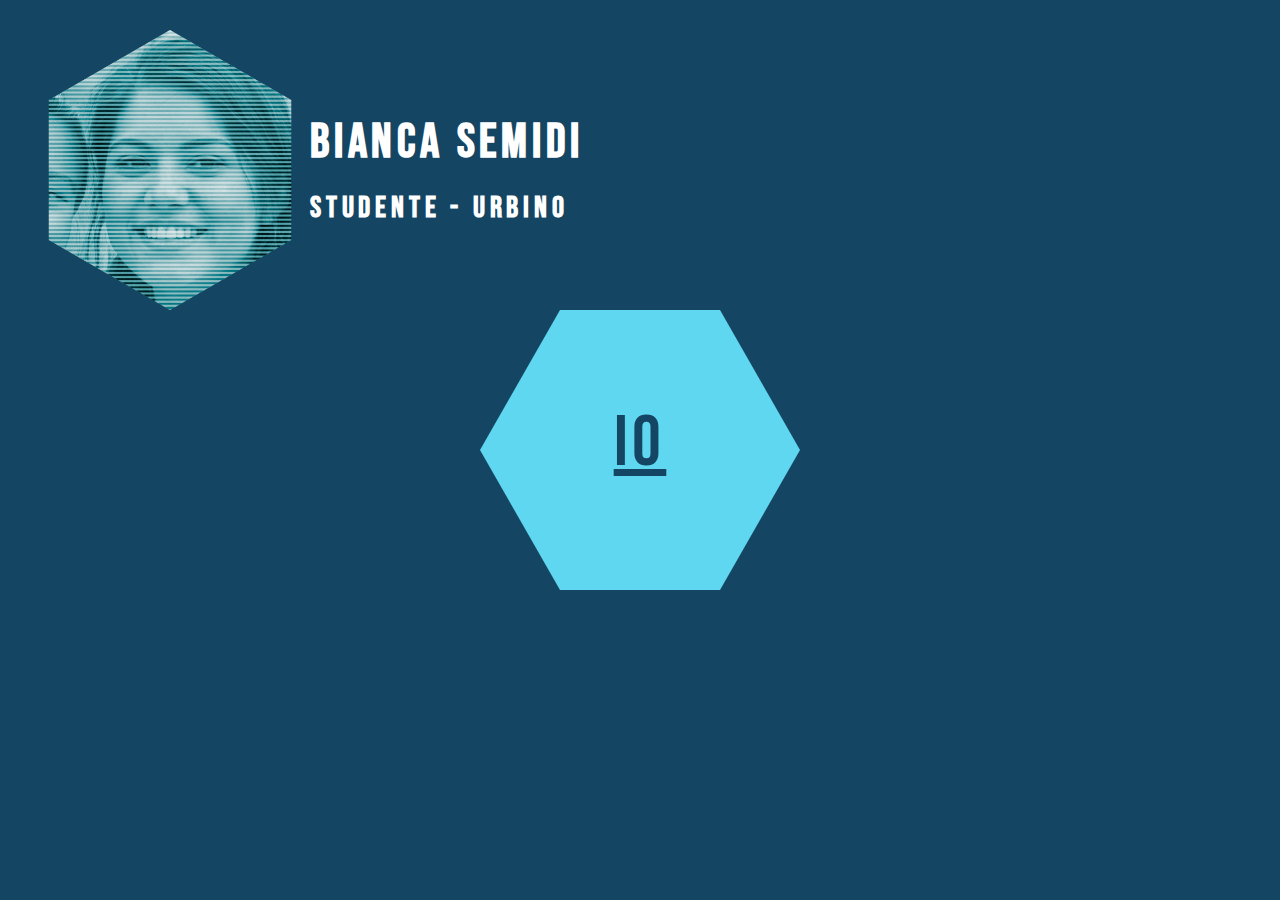
<file: index.html>
<!DOCTYPE html>
<html>

<head>
    <title>Bianca Home</title>
    <link rel="stylesheet" href="style.css">
</head>

<body>
    <div class="account">
        <img class="profile"src="images/proPic_bianca.png">
        <div class="text">
            <p><h1>Bianca Semidi</h1><br>
            <h2>studente - Urbino</h2></p>
        </div>
    </div>
    <div class="container" onclick="expand()">
        <div class="toggle" id="toggle">
            <div class="text"><a href="#">IO</a></div>
        </div>
        <div class="menu" id="menu">
            <div class="item">
                <div class="text">
                    <a href="family.html">FAMIGLIA</a>
                </div>
            </div>
            <div class="item">
                <div class="text">
                    <a href="friends.html">AMICI</a>
                </div>
            </div>
            <div class="item" id="natale">
                <div class="text">
                    <a href="christmass.html">NATALE</a>
                </div>
            </div>
            <div class="item">
                <div class="text">
                    <a href="school.html">SCUOLA</a>
                </div>
            </div>
            <div class="item">
                <div class="text">
                    <a href="#">V-GAMES</a>
                </div>
            </div>
            <div class="item">
                <div class="text">
                    <a href="urbinoCalcio.html">L.M.V URBINO CALCIO</a>
                </div>
            </div>
    </div>
</body>

<script type="text/javascript">
    var j = 0;
    var i = document.getElementById("menu").childNodes;
    function expand() {
        if (j == 0) {
            document.getElementById("menu").style.transform='scale(1)';
            i[1].style.transform = 'translateY(-320px)';
            i[3].style.transform = 'translate(280px, -160px)';
            i[5].style.transform = 'translate(280px, 160px)';
            i[7].style.transform = 'translateY(320px)';
            //i[9].style.transform = 'translate(-280px, 160px)';
            i[11].style.transform = 'translate(-280px, -160px)';
            j = 1;
        } else{
            document.getElementById("menu").style.transform='scale(0.9)';
            i[1].style.transform = 'translateY(0)';
            i[3].style.transform = 'translate(0)';
            i[5].style.transform = 'translate(0)';
            i[7].style.transform = 'translateY(0)';
            i[9].style.transform = 'translate(0)';
            i[11].style.transform = 'translate(0)';
            j = 0;
        }
    }
</script>

</html>
</file>
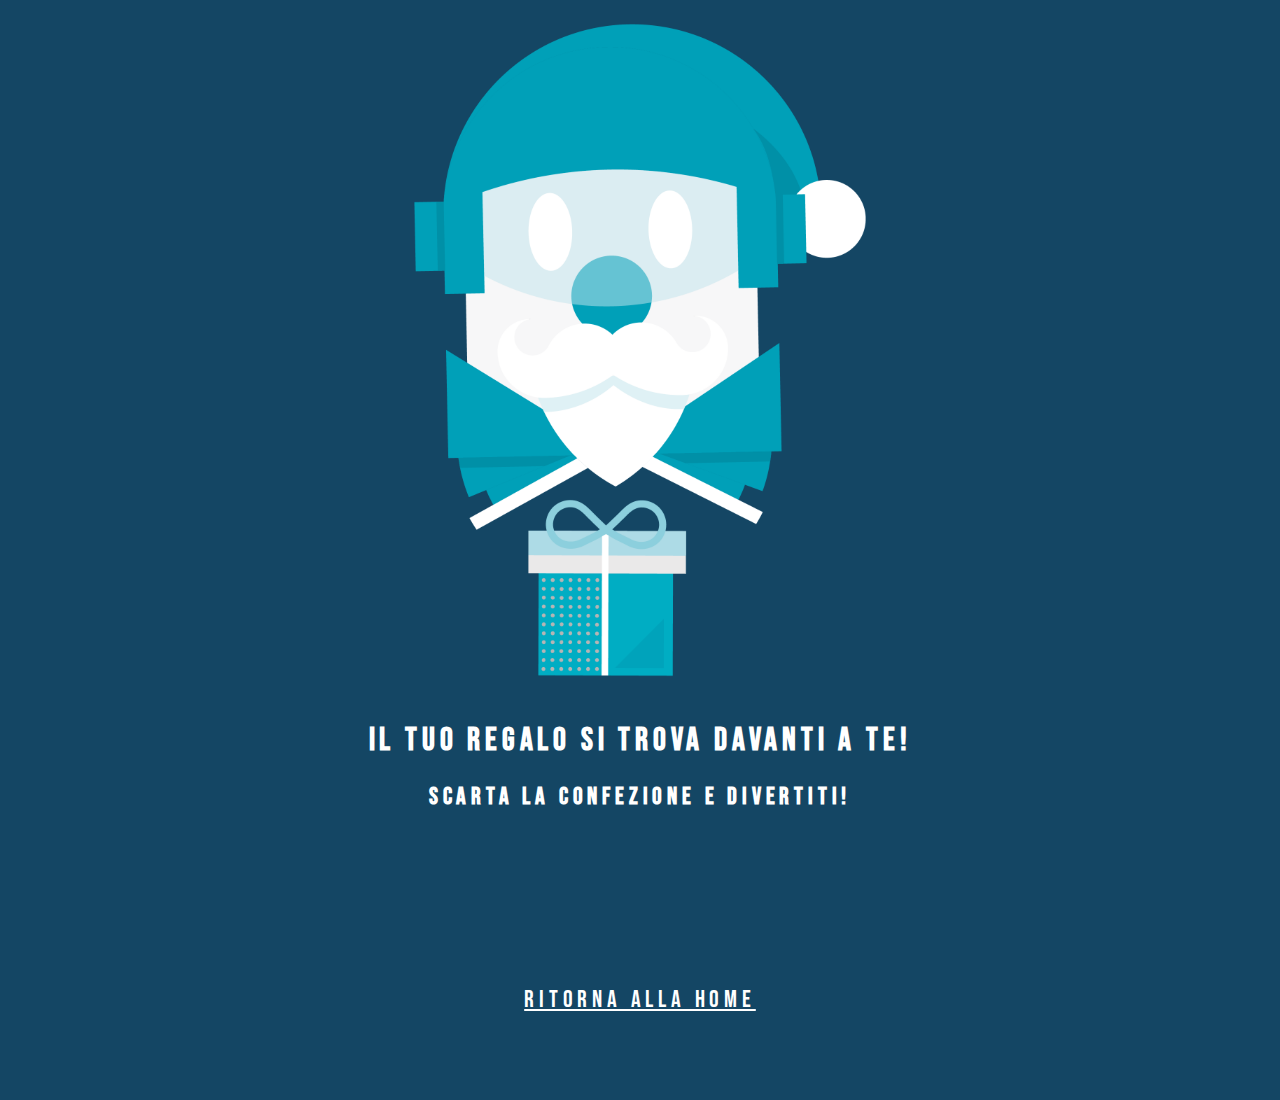
<file: christmass.html>
<!DOCTYPE html>
<html>

<head>
    <title>Bianca Famiglia</title>
    <link rel="stylesheet" href="christmassStyle.css">
</head>
<body>
    <div class="container">
        <div class ="santabot"></div>
        <div class = "text">
            <h1>Il tuo regalo si trova davanti a te!</h1>
            <h2>Scarta la confezione e divertiti!</h2>
        </div>
    </div>
    <div class = "homeBtn">
        <a href="index.html">RITORNA ALLA HOME</a>
     </div>
</body>
</html>
</file>
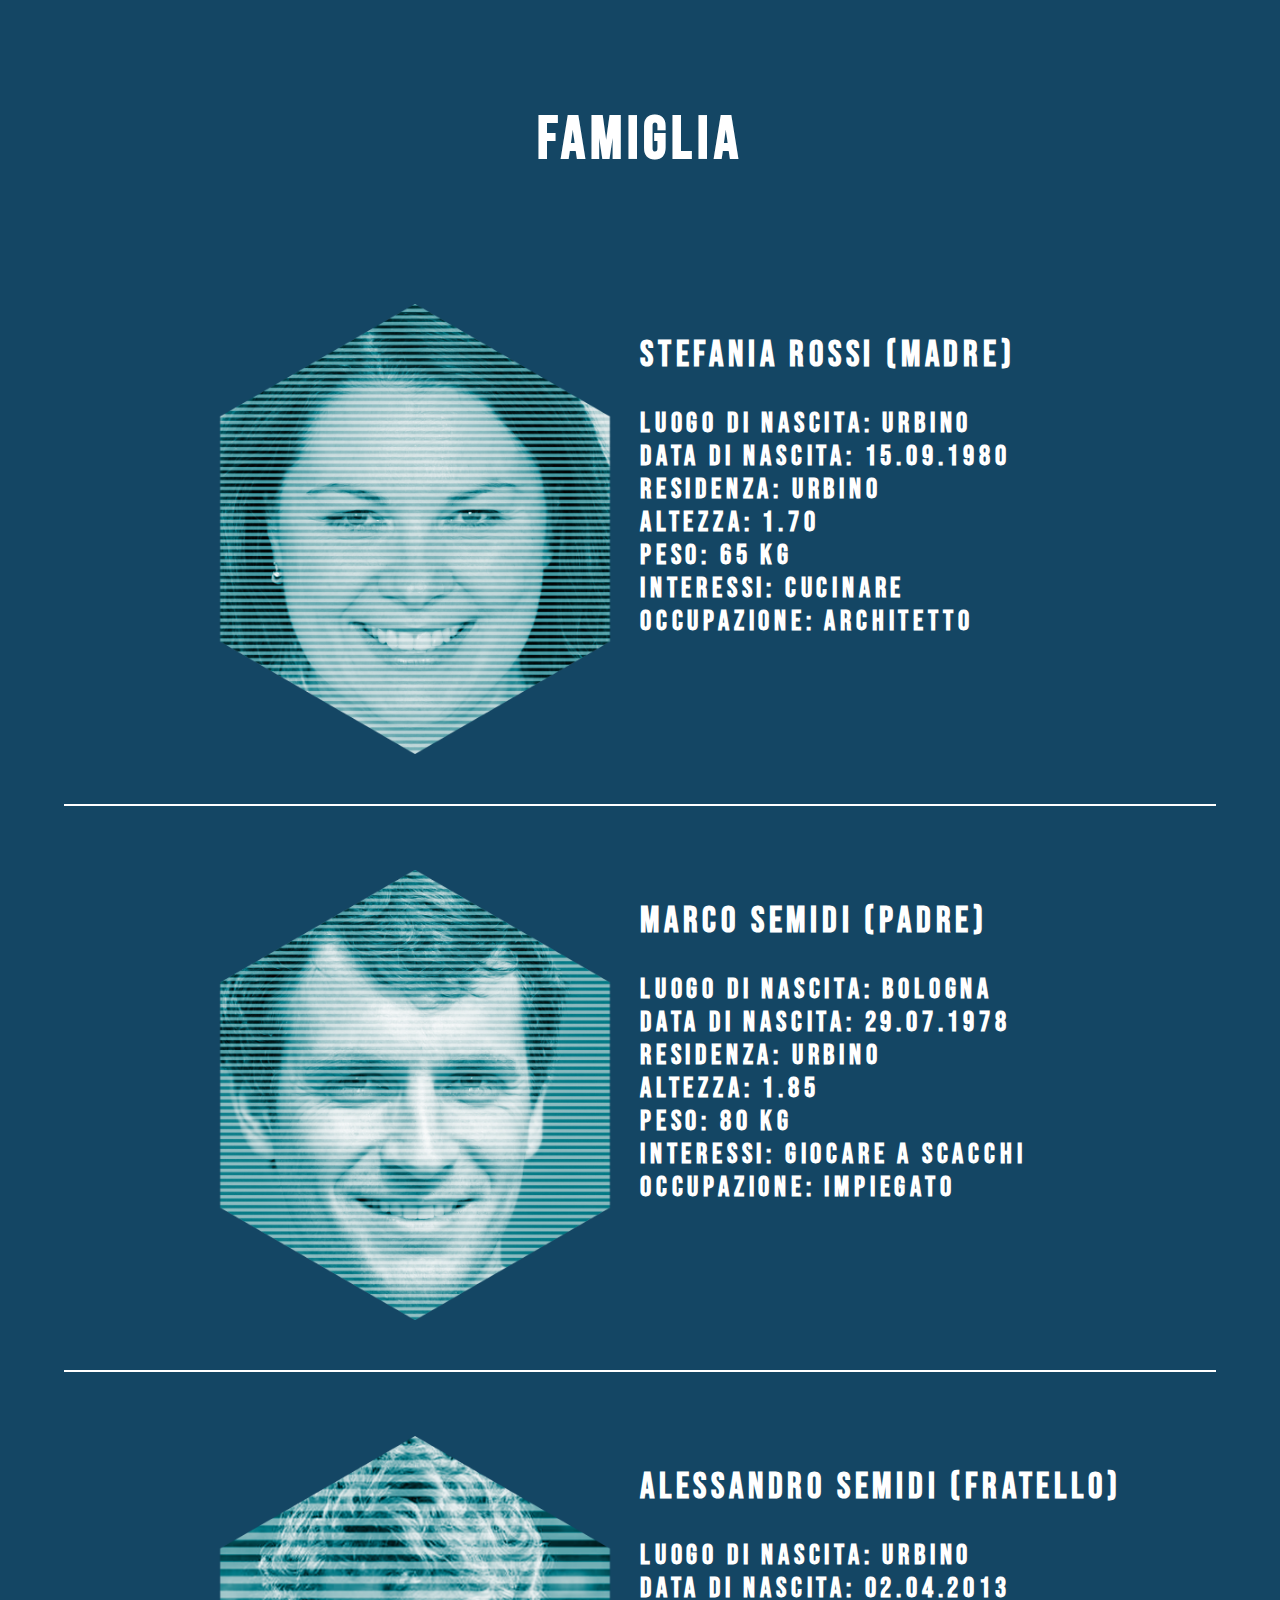
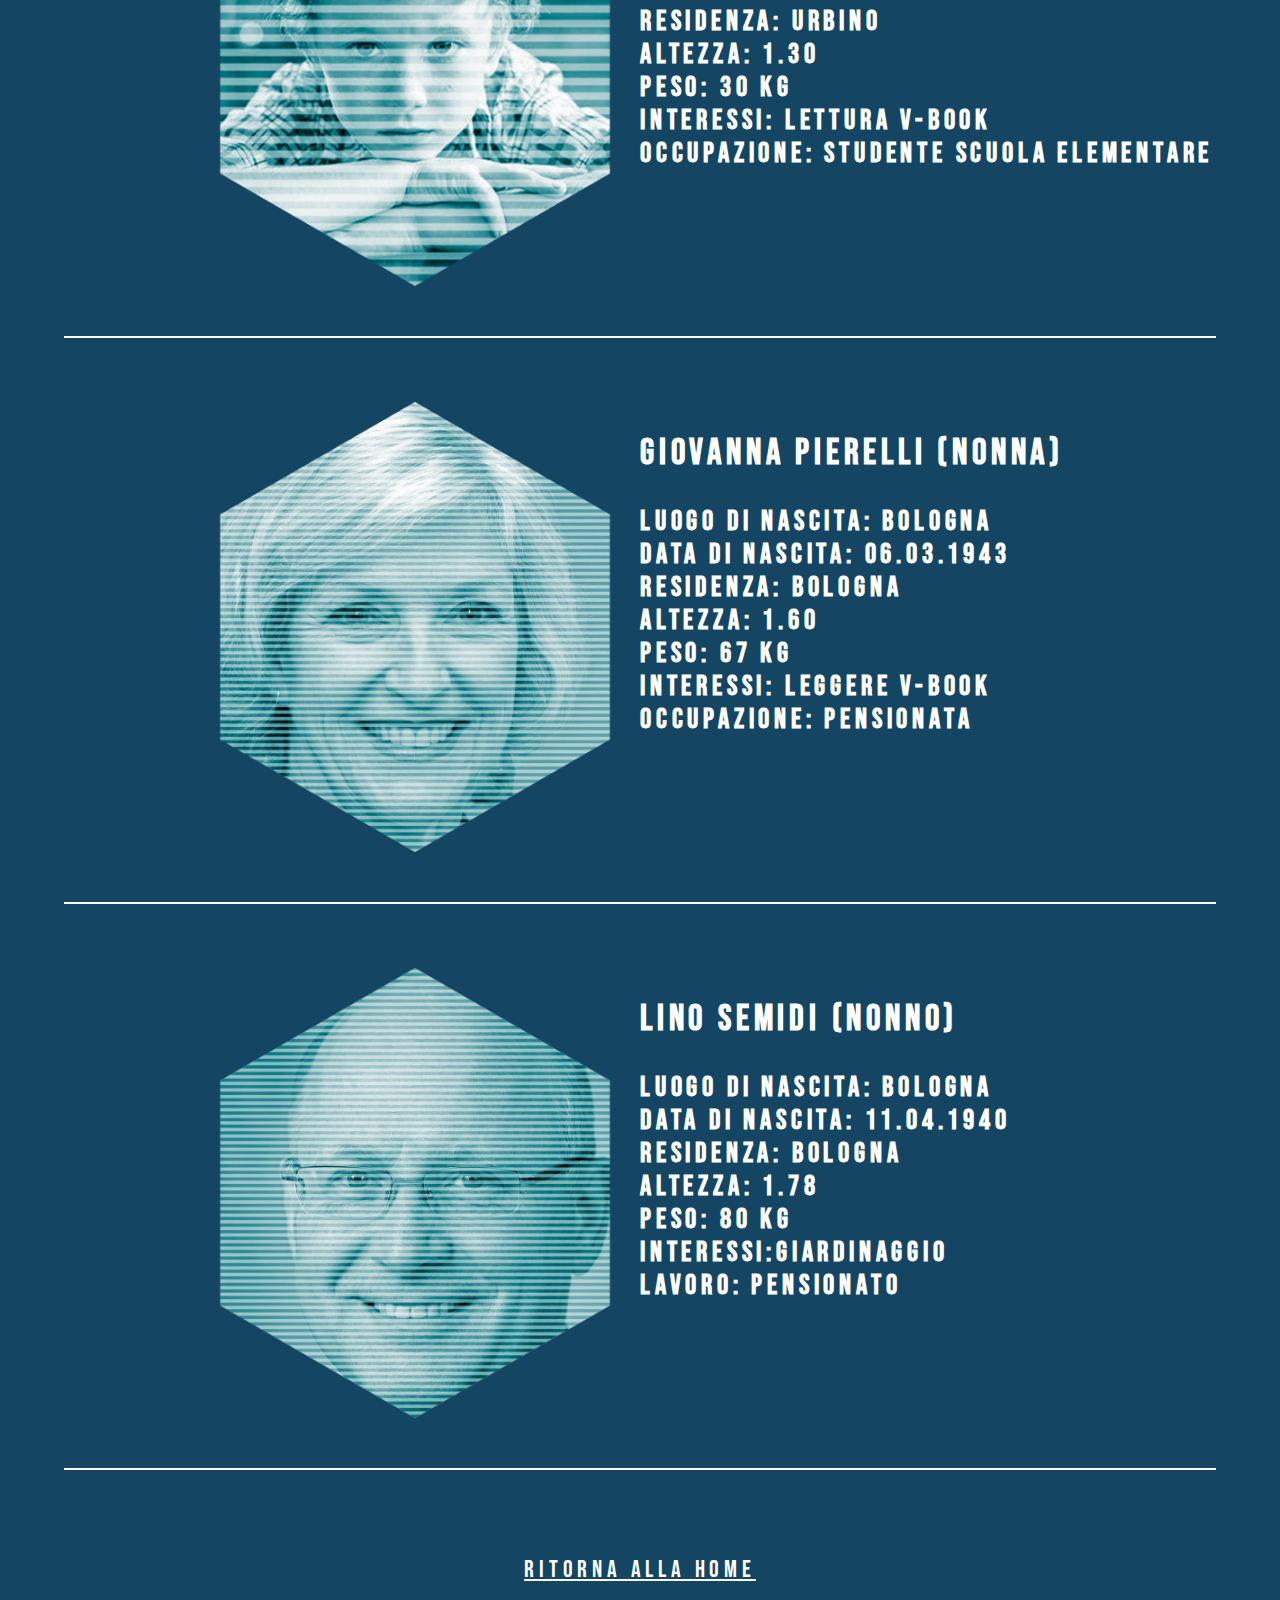
<file: family.html>
<!DOCTYPE html>
<html>

<head>
    <title>Bianca Famiglia</title>
    <link rel="stylesheet" href="familyStyle.css">
</head>
<body>
    <div class="container">
    <div class="header"> <h1>FAMIGLIA</h1></div>
    <div class="toggle">
        <div class="profile" id="madre"></div>
        <div class ="text">
        <p> <h2>Stefania Rossi (madre)</h2>
            <h3> Luogo di nascita: Urbino <br>
                    Data di nascita: 15.09.1980 <br>
                    Residenza: Urbino <br>
                    Altezza: 1.70 <br>
                    Peso: 65 kg <br>
                    Interessi: cucinare <br>
                    Occupazione: architetto</h3>
        </p>
        </div>
    </div>
    <div class="toggle">
        <div class="profile" id="padre"></div>
        <div class ="text">
        <p> <h2>Marco Semidi (padre)</h2>
            <h3> Luogo di nascita: Bologna <br>
                Data di nascita: 29.07.1978<br>
                Residenza: Urbino<br>
                Altezza: 1.85<br>
                Peso: 80 kg<br>
                Interessi: giocare a scacchi<br>
                Occupazione: impiegato</h3>
        </p>
        </div>
    </div>
    <div class="toggle">
        <div class="profile" id="fratello"></div>
        <div class ="text">
        <p> <h2>Alessandro Semidi (fratello)</h2>
            <h3>Luogo di nascita: Urbino<br>
                Data di nascita: 02.04.2013<br>
                Residenza: Urbino<br>
                Altezza: 1.30<br>
                Peso: 30 kg<br>
                Interessi: lettura v-book<br>
                Occupazione: studente scuola elementare</h3>
        </p>
        </div>
    </div>
    <div class="toggle">
        <div class="profile" id="nonna"></div>
        <div class ="text">
        <p> <h2>Giovanna Pierelli (nonna)</h2>
            <h3> Luogo di nascita: Bologna<br>
                Data di nascita: 06.03.1943<br>
                Residenza: Bologna<br>
                Altezza: 1.60<br>
                Peso: 67 kg<br>
                Interessi: leggere v-book<br>
                Occupazione: pensionata</h3>
        </p>
        </div>
    </div>
    <div class="toggle">
        <div class="profile" id="nonno"></div>
        <div class ="text">
        <p> <h2>Lino Semidi (nonno)</h2>
            <h3>Luogo di nascita: Bologna<br>
                Data di nascita: 11.04.1940<br>
                Residenza: Bologna<br>
                Altezza: 1.78<br>
                Peso: 80 kg<br>
                Interessi:giardinaggio<br>
                Lavoro: pensionato<br>
        </p>
        </div>
    </div>
      
</div>
<div class = "homeBtn">
    <a href="index.html">RITORNA ALLA HOME</a>
 </div>
</body>
</html>
</file>
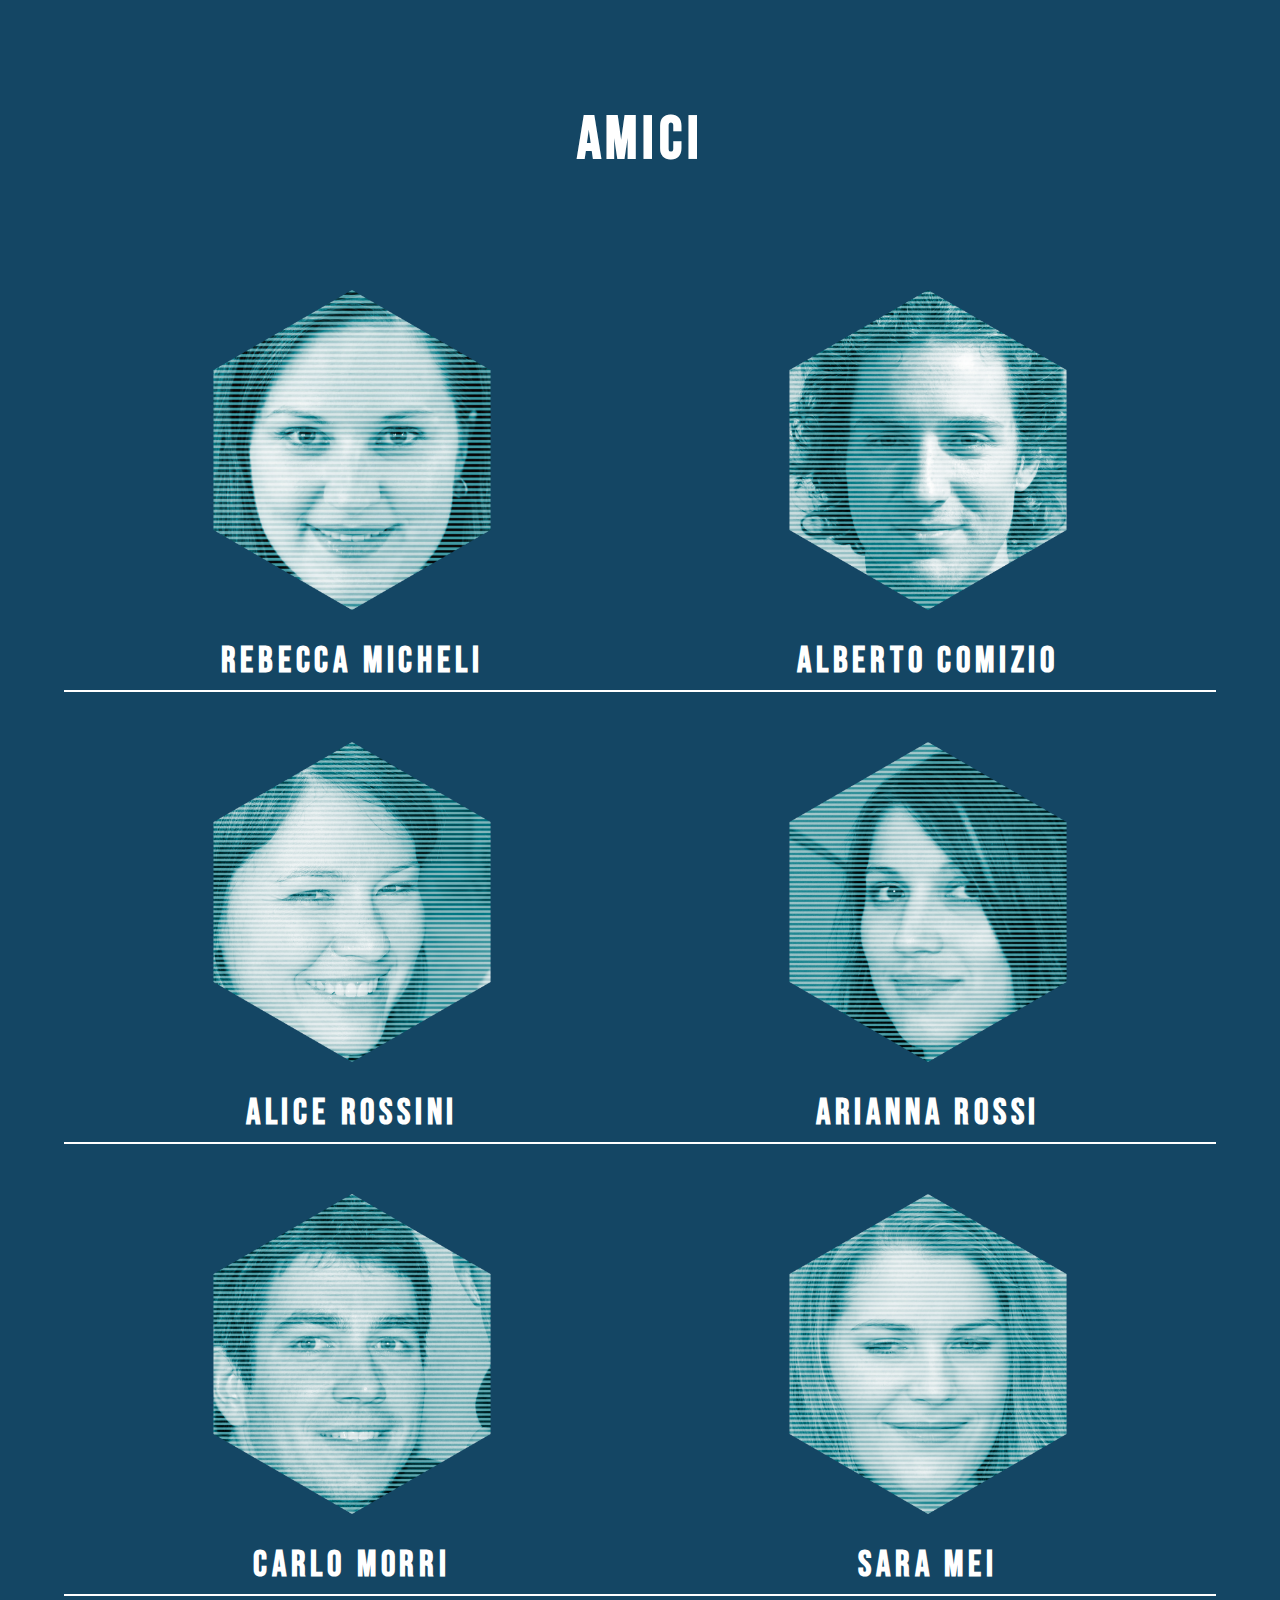
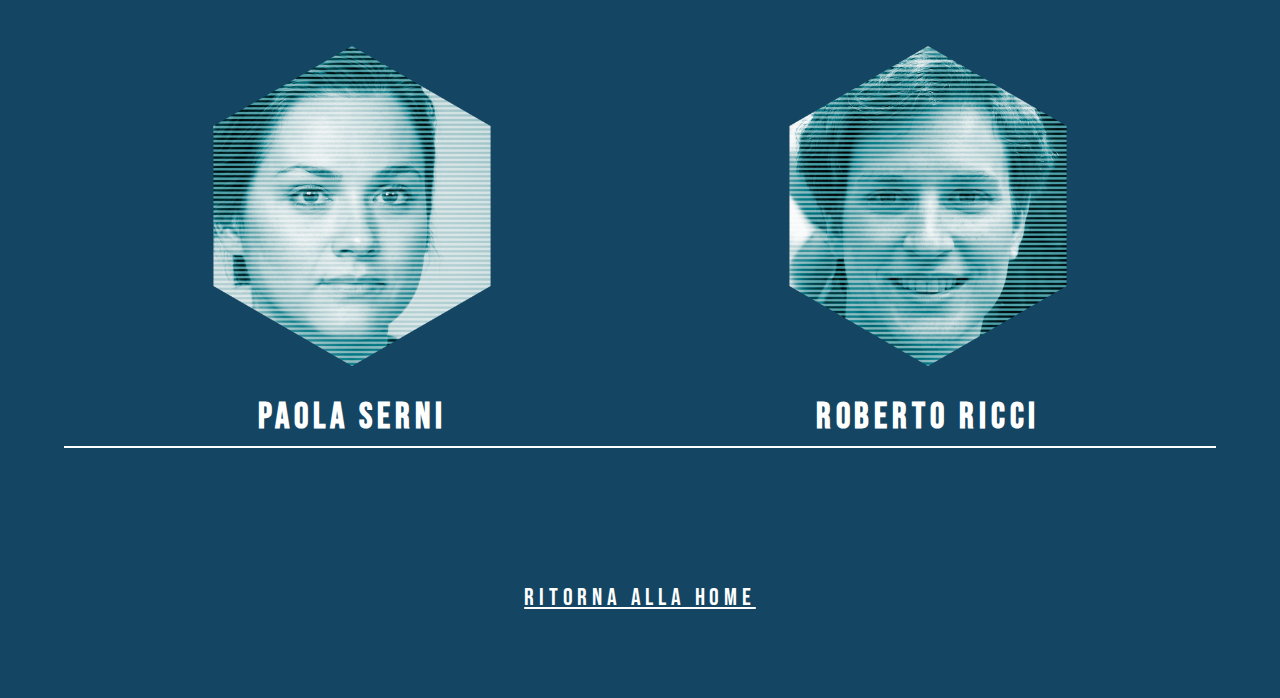
<file: friends.html>
<!DOCTYPE html>
<html>

<head>
    <title>Bianca Amici</title>
    <link rel="stylesheet" href="friendsStyle.css">
</head>
<body>
    <div class="container">
        <div class="header"> <h1>AMICI</h1></div>
        <div class = "friendsList">
            
            <div class = "block">      
        <div class="toggle">
            <div class="profile" id ="friend1"></div>
            <div class ="text">
                <h2>Rebecca Micheli</h2>
            </div>
        </div>
        <div class="toggle">
            <div class="profile" id ="friend2"></div>
            <div class ="text">
                <h2>Alberto Comizio</h2>
            </div>
        </div>
        </div>

        <div class = "block">  
        <div class="toggle">
            <div class="profile" id ="friend3"></div>
            <div class ="text">
                <h2>Alice Rossini</h2>
            </div>
        </div>
        <div class="toggle">
            <div class="profile" id ="friend4"></div>
            <div class ="text">
                <h2>Arianna Rossi</h2>
            </div>
        </div>
</div>
<div class = "block">  
        <div class="toggle">
            <div class="profile" id ="friend5"></div>
            <div class ="text">
                <h2>Carlo Morri</h2>
            </div>
        </div>
        <div class="toggle">
            <div class="profile" id ="friend6"></div>
            <div class ="text">
                <h2>Sara Mei</h2>
            </div>
        </div>
        </div>
    </div>
</div>
<div class = "block">  
    <div class="toggle">
        <div class="profile" id ="friend7"></div>
        <div class ="text">
            <h2>Paola Serni</h2>
        </div>
    </div>
    <div class="toggle">
        <div class="profile" id ="friend8"></div>
        <div class ="text">
            <h2>Roberto Ricci</h2>
        </div>
    </div>
    </div>
</div>
</div>
<div class = "homeBtn">
    <a href="index.html">RITORNA ALLA HOME</a>
</div>
</body>
</html>
</file>
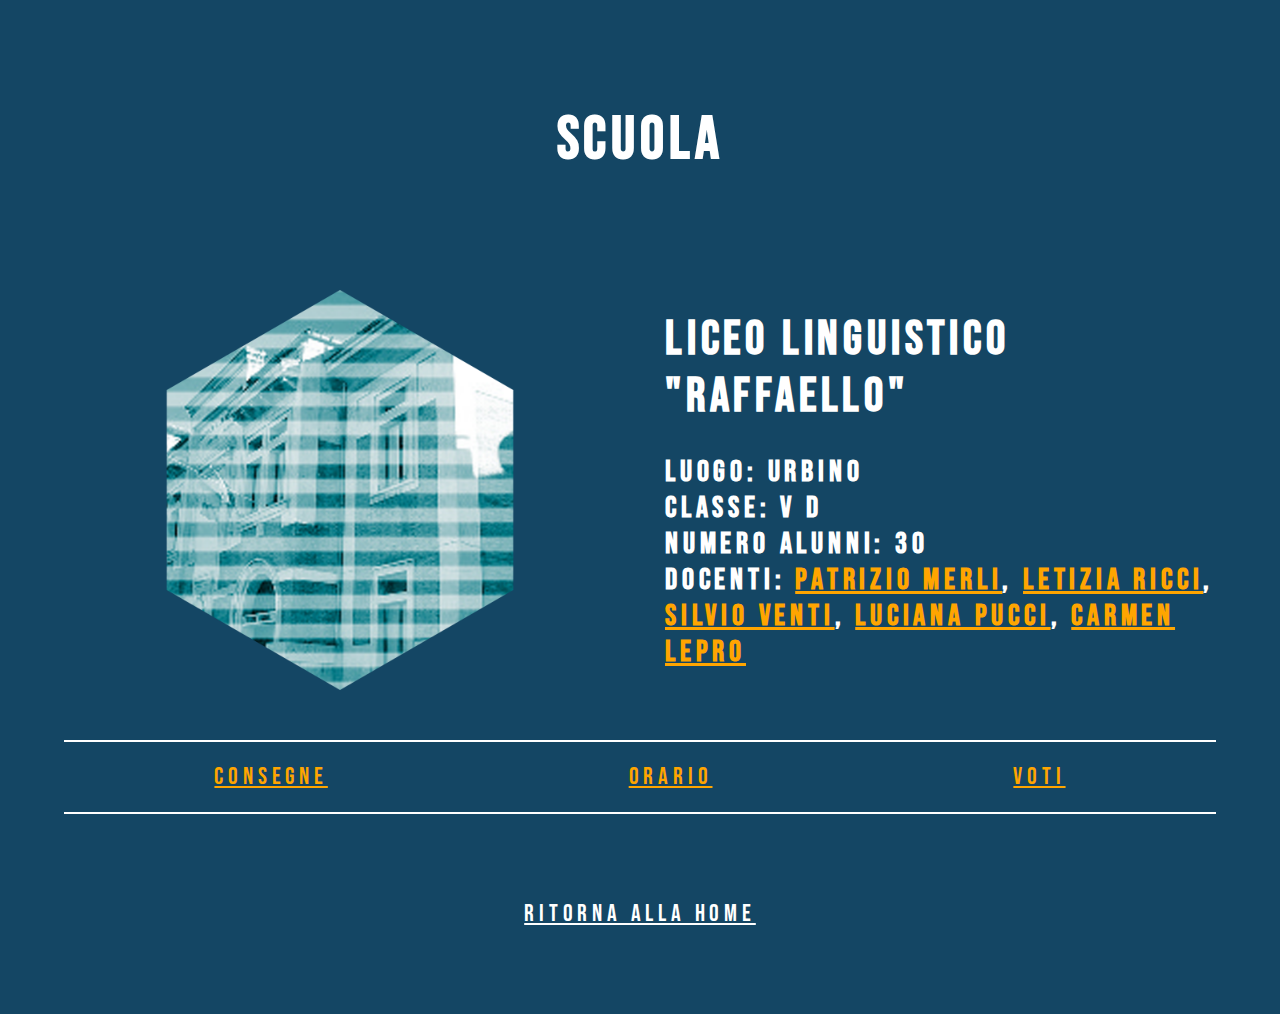
<file: school.html>
<!DOCTYPE html>
<html>

<head>
    <title>Bianca Scuola</title>
    <link rel="stylesheet" href="schoolStyle.css">
</head>
<body>
    <div class="container">
        <div class="header"> <h1>SCUOLA</h1></div>
    </div>

    <div class = "school">
        <div class = "picture"></div>
        <div class = "text">
            <p><h1>Liceo Linguistico "Raffaello"</h1><br>
            <h2>Luogo: Urbino<br>
            Classe: V D<br>
            Numero alunni: 30<br>
            Docenti: <a href = "#">Patrizio Merli</a>, <a href = "#">Letizia Ricci</a>, <a href = "#">Silvio Venti</a>, <a href = "#">Luciana Pucci<a href = "#"></a>,
            <a href = "#">Carmen Lepro</a></h2>
            </p>
        </div>
    </div>
    <div class = "comunicazioni">
        <div class="sezioni"> <a href="#">CONSEGNE</a></div>
        <div class="sezioni"> <a href="#">ORARIO</a></div>
        <div class="sezioni"> <a href="#">VOTI</a></div>
    </div>

    <div class = "homeBtn">
        <a href="index.html">RITORNA ALLA HOME</a>
    </div>
</body>
</html>
</file>
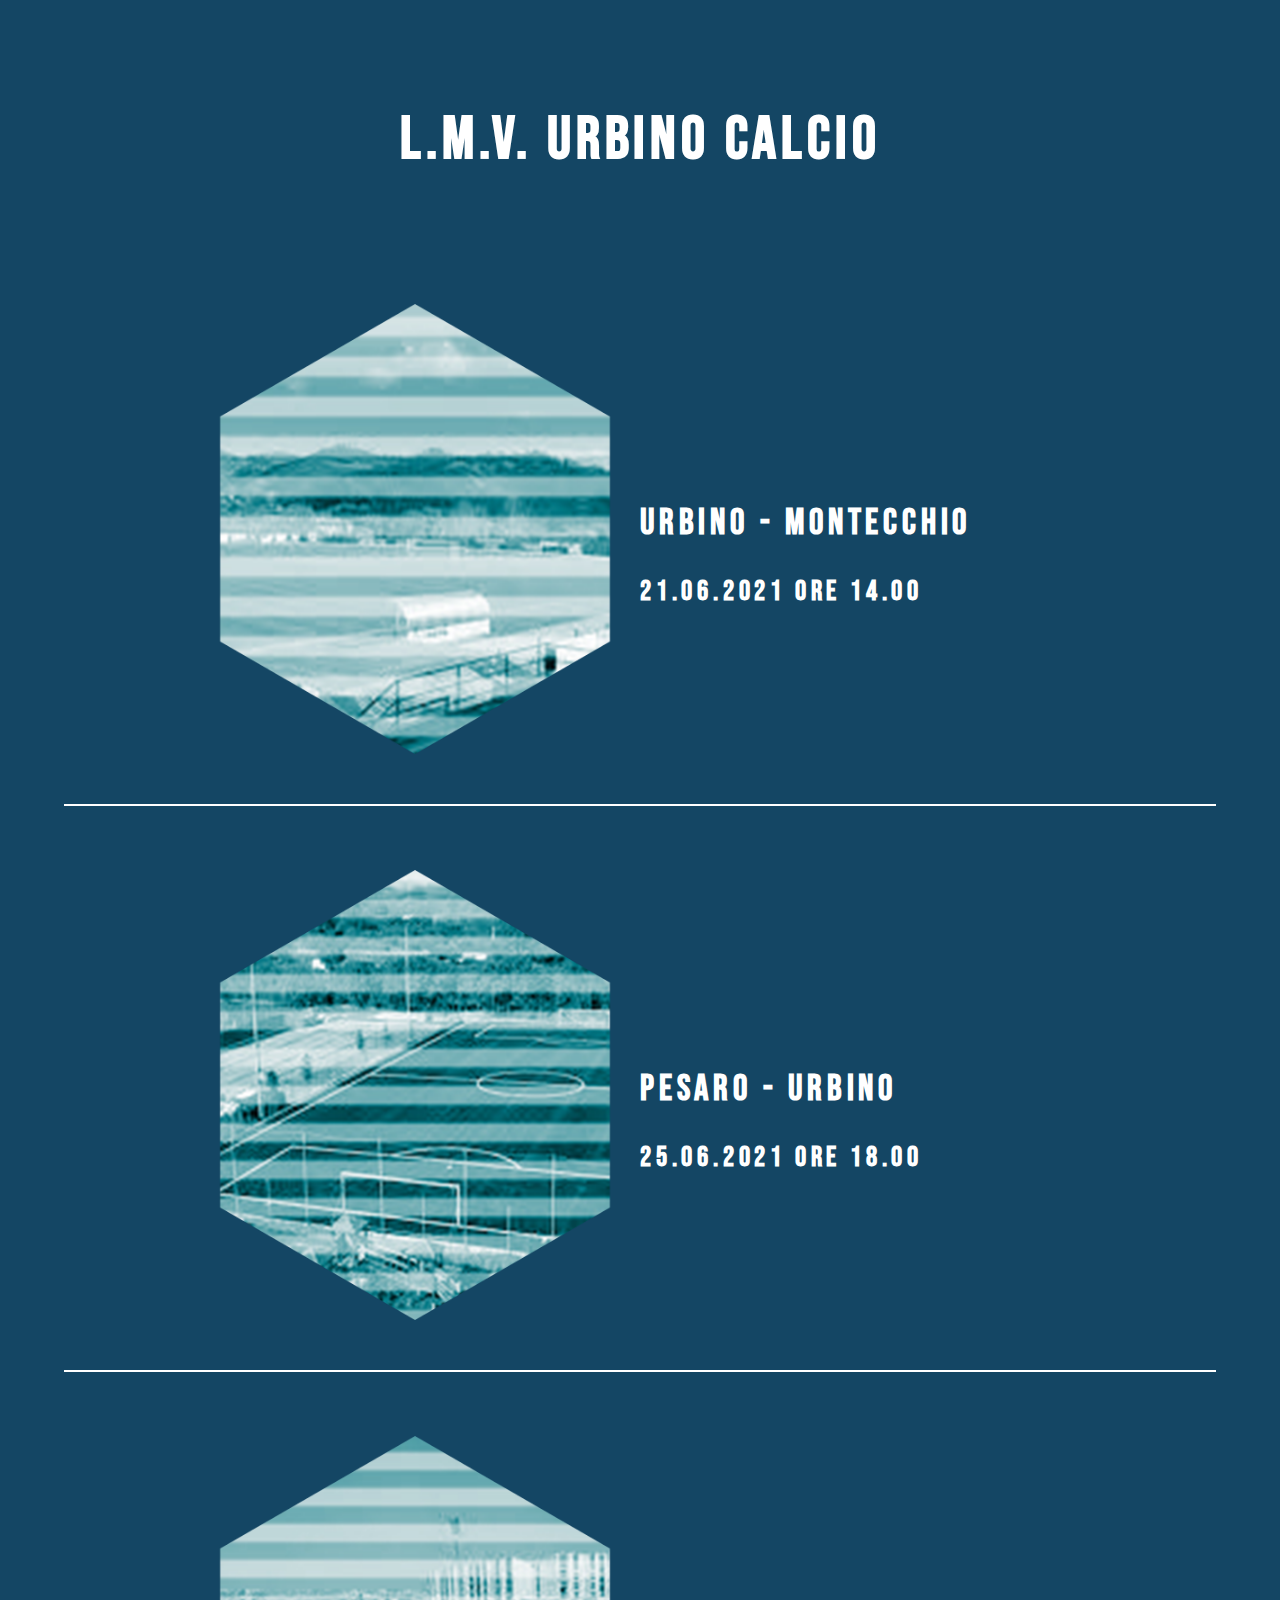
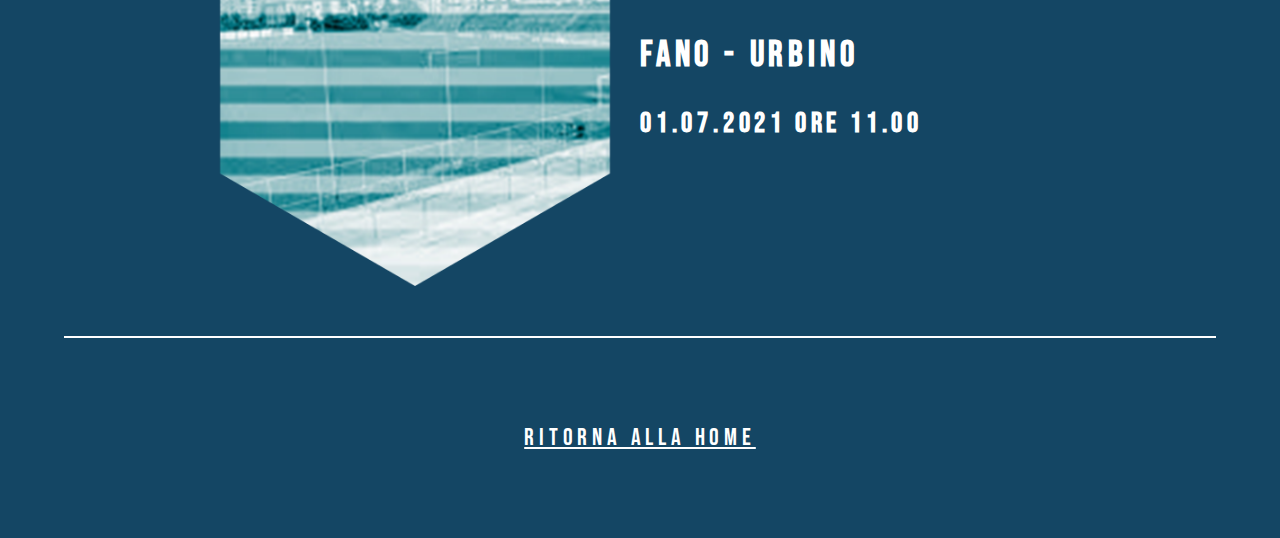
<file: urbinoCalcio.html>
<!DOCTYPE html>
<html>

<head>
    <title>Bianca - Urbino Calcio</title>
    <link rel="stylesheet" href="urbinoCalcioStyle.css">
</head>
<body>
    <div class="container">
    <div class="header"> <h1>L.M.V. URBINO CALCIO</h1></div>
    <div class="toggle">
        <div class="profile" id="urbino"></div>
        <div class ="text">
        <p> <h2>Urbino - Montecchio</h2>
            <h3> 21.06.2021 ore 14.00</h3>
        </p>
        </div>
    </div>
    <div class="toggle">
        <div class="profile" id="pesaro"></div>
        <div class ="text">
        <p> <h2>Pesaro - Urbino</h2>
            <h3> 25.06.2021 ore 18.00</h3>
        </p>
        </div>
    </div>
    <div class="toggle">
        <div class="profile" id="fano"></div>
        <div class ="text">
        <p> <h2>Fano - Urbino</h2>
            <h3> 01.07.2021 ore 11.00</h3>
        </p>
        </div>
    </div>      
</div>
<div class = "homeBtn">
    <a href="index.html">RITORNA ALLA HOME</a>
 </div>
</body>
</html>
</file>
<file: style.css>
@import url('https://fonts.googleapis.com/css2?family=Bebas+Neue&display=swap');

a:link{
    color: rgb(20, 70, 100);
}

a:visited{
    color: rgb(20, 70, 100);
}
body{
    background-color: rgb(20, 70, 100);
    font-family:"bebas neue", sans-serif;
    letter-spacing: 0.3em;
    padding: 0;
    margin: 0;
}

.account{
    z-index: -1;
    margin-top: 30px;
    margin-left: 30px;
    width: 100%;
    height: 280px;
    display: flex;
}

.profile{
    height:100%;
}
.account .text{
    color: white;
    height: fit-content;
    margin-top: auto;
    margin-bottom: auto;
}

.account h1{
    font-size: 48px;
    margin:0;
}

.account h2{
    font-size: 30px;
    margin:0;
}

/* classi icona centrale */

.container, .menu{
    height: 280px;
    width: 320px;
    position: absolute;
    margin: auto;
    top: 0;
    bottom: 0;
    left: 0;
    right: 0;
    cursor: pointer;
}

.menu{
    z-index: -1;
    transform: scale(0.9);
}

.toggle{
    height: 0;
    width: 160px;
    border-bottom: 140px solid rgb(95, 215, 240);
    border-left: 80px solid transparent;
    border-right: 80px solid transparent;
    position: absolute;
    top: 0;
}

.toggle:before{
    content: '';
    height: 0;
    width: 160px;
    border-top: 140px solid rgb(95, 215, 240);
    border-left: 80px solid transparent;
    border-right: 80px solid transparent;
    position: absolute;
    top: 140px;
    left: -80px;
}

.toggle .text{
    position:relative;
    text-align: center;
    top: 90px;
    font-size: 72px;
}

/* classi icona menu */
.item{
    height: 0;
    width: 160px;
    border-bottom: 140px solid white;
    border-left: 80px solid transparent;
    border-right: 80px solid transparent;
    position: absolute;
    top: 0;
    display: flex;
    justify-content: center;
    align-items: center;
    transition: 0.5s;
}

.item:before{
    content: '';
    height: 0;
    width: 160px;
    border-top: 140px solid white;
    border-left: 80px solid transparent;
    border-right: 80px solid transparent;
    position: absolute;
    top: 140px;
    left: -80px;
}

#natale{
    height: 0;
    width: 160px;
    border-bottom: 140px solid orange;
    border-left: 80px solid transparent;
    border-right: 80px solid transparent;
    position: absolute;
    top: 0;
    display: flex;
    justify-content: center;
    align-items: center;
    transition: 0.5s;
}

#natale:before{
    content: '';
    height: 0;
    width: 160px;
    border-top: 140px solid orange;
    border-left: 80px solid transparent;
    border-right: 80px solid transparent;
    position: absolute;
    top: 140px;
    left: -80px;
}

.item .text{
    position:relative;
    text-align: center;
    top: 140px;
    font-size: 34px;
}
</file>
<file: christmassStyle.css>
@import url('https://fonts.googleapis.com/css2?family=Bebas+Neue&display=swap');

body{
    background-color: rgb(20, 70, 100);
    font-family:"bebas neue", sans-serif;
    letter-spacing: 0.3em;
    padding: 0;
    margin: 0;
    color: white;
    text-align: center;
}

.container{
    width: 100%;
    height: 100vh;
}

.santabot{
    width: 100%;
    height: 700px;
    background-image: url(images/SantabotPic-01.png);
    background-size: auto 100%;
    background-repeat: no-repeat;
    background-position: center;
}


.homeBtn{
    position: relative;
    width: 100%;
    height: 200px;
    display:  flex;
    justify-content:space-around;
}

.homeBtn a{
    margin-left: auto;
    margin-right: auto;
    text-align: center;
    font-size: 24px;
    color: white;
    line-height: 200px;
}
</file>
<file: familyStyle.css>
@import url('https://fonts.googleapis.com/css2?family=Bebas+Neue&display=swap');

body{
    background-color: rgb(20, 70, 100);
    font-family:"bebas neue", sans-serif;
    letter-spacing: 0.3em;
    padding: 0;
    margin: 0;
}

.container{
width: 100%;
}

.header{
width: 100%;
height: 200px;
align-items: center;
}

.header h1{
    font-size: 60px;
    line-height: 200px;
    text-align:center;
    color: white;
}

.toggle{
    margin-left: auto;
    margin-right: auto;
    margin-top: 5%;
    width: 90%;
    height: 500px;
    display: flex;
    border-bottom: 2px solid white;
}

.profile{
    width: 50%;
    height: 90%;
    background-size: auto 100%;
    background-repeat: no-repeat;
    background-position: right;
}

#madre{
    background-image: url(images/motherPic.png);
}

#padre{
    background-image: url(images/fatherPic.png);
}

#fratello{
    background-image: url(images/brotherPic.png);
}

#nonna{
    background-image: url(images/gMotherPic.png);
}

#nonno{
    background-image: url(images/gFatherPic.png);
}

.toggle .text{
    width: 50%;
    color:white;
    font-size: 24px;
}

.homeBtn{
    position: relative;
    width: 100%;
    height: 200px;
    display:  flex;
    justify-content:space-around;
}

.homeBtn a{
    margin-left: auto;
    margin-right: auto;
    text-align: center;
    font-size: 24px;
    color: white;
    line-height: 200px;
}
</file>
<file: friendsStyle.css>
@import url('https://fonts.googleapis.com/css2?family=Bebas+Neue&display=swap');


body{
    background-color: rgb(20, 70, 100);
    font-family:"bebas neue", sans-serif;
    letter-spacing: 0.3em;
    padding: 0;
    margin: 0;
}

.container{
width: 100%;
}

.header{
width: 100%;
height: 200px;
align-items: center;
}

.header h1{
    font-size: 60px;
    line-height: 200px;
    text-align:center;
    color: white;
}

.friendsList{
    justify-content: space-between;
}

.block{
    width: 90%;
    display: flex;
    margin-top: 50px;
    margin-left: auto;
    margin-right: auto;
    margin-bottom: 50px;
    border-bottom: 2px solid white;
}

.toggle{
    width: 50%;
    height: 400px;
}

.toggle .text{
    color:white;
    font-size: 24px;
    text-align: center;
}

.profile{
    width: 100%;
    height: 80%;
    background-size: auto 100%;
    background-repeat: no-repeat;
    background-position: center;
}

#friend1{
    background-image: url(images/friend2Pic.png);
}
#friend2{
    background-image: url(images/friend1Pic.png);
}
#friend3{
    background-image: url(images/friend3Pic.png);
}
#friend4{
    background-image: url(images/friend4Pic.png);
}
#friend5{
    background-image: url(images/friend5Pic.png);
}
#friend6{
    background-image: url(images/friend6Pic.png);
}
#friend7{
    background-image: url(images/friend7Pic.png);
}
#friend8{
    background-image: url(images/friend8Pic.png);
}
.homeBtn{
    position: relative;
    bottom: 0;
    width: 100%;
    height: 200px;
    display:  flex;
    justify-content:space-around;
}

.homeBtn a{
    margin-left: auto;
    margin-right: auto;
    text-align: center;
    font-size: 24px;
    color: white;
    line-height: 200px;
}
</file>
<file: schoolStyle.css>
@import url('https://fonts.googleapis.com/css2?family=Bebas+Neue&display=swap');


a:link{
    color: orange;
}

a:visited{
    color:orange;
}

body{
    background-color: rgb(20, 70, 100);
    font-family:"bebas neue", sans-serif;
    letter-spacing: 0.3em;
    padding: 0;
    margin: 0;
}

.container{
width: 100%;
}

.header{
width: 100%;
height: 200px;
align-items: center;
}

.header h1{
    font-size: 60px;
    line-height: 200px;
    text-align:center;
    color: white;
}

.school{
    width: 90%;
    height: 500px;
    display: flex;
    margin-left: auto;
    margin-right: auto;
    border-bottom: 2px solid white;
}

.school .picture{
    width: 50%;
    height: 80%;
    margin-top: auto;
    margin-bottom: auto;
    background-size: auto 100%;
    background-repeat: no-repeat;
    background-image: url(images/schoolPic.png);
    background-position: center;
}

.school .text{
    width: 50%;
    color:white;
    font-size: 24px;
    margin-top: auto;
    margin-bottom: auto;
    margin-left: 50px;
}

.school h1{
    font-size: 48px;
    margin:0;
}

.school h2{
    font-size: 30px;
    margin:0;
}


.comunicazioni{
    width: 90%;
    margin-left:auto;
    margin-right:auto;
    height: fit-content;
    display: flex;
    justify-content: space-around;

    color: white;
    font-size: 24px;
    border-bottom: 2px solid white;
}

.sezioni{
    margin-top: 20px;
    height: 50px;
}

.homeBtn{
    position: relative;
    bottom: 0;
    width: 100%;
    height: 200px;
    display:  flex;
    justify-content:space-around;
}

.homeBtn a{
    margin-left: auto;
    margin-right: auto;
    text-align: center;
    font-size: 24px;
    color: white;
    line-height: 200px;
}
</file>
<file: urbinoCalcioStyle.css>
@import url('https://fonts.googleapis.com/css2?family=Bebas+Neue&display=swap');

body{
    background-color: rgb(20, 70, 100);
    font-family:"bebas neue", sans-serif;
    letter-spacing: 0.3em;
    padding: 0;
    margin: 0;
}

.container{
width: 100%;
}

.header{
width: 100%;
height: 200px;
align-items: center;
}

.header h1{
    font-size: 60px;
    line-height: 200px;
    text-align:center;
    color: white;
}

.toggle{
    margin-left: auto;
    margin-right: auto;
    margin-top: 5%;
    width: 90%;
    height: 500px;
    display: flex;
    border-bottom: 2px solid white;
}

.profile{
    width: 50%;
    height: 90%;
    background-size: auto 100%;
    background-repeat: no-repeat;
    background-position: right;
}

#urbino{
    background-image: url(images/urbinoPic.png);
}

#pesaro{
    background-image: url(images/pesaroPic.png);
}

#fano{
    background-image: url(images/fanoPic.png);
}


.toggle .text{
    margin-top: auto;
    margin-bottom: auto;
    width: 50%;
    color:white;
    font-size: 24px;
}

.homeBtn{
    position: relative;
    width: 100%;
    height: 200px;
    display:  flex;
    justify-content:space-around;
}

.homeBtn a{
    margin-left: auto;
    margin-right: auto;
    text-align: center;
    font-size: 24px;
    color: white;
    line-height: 200px;
}
</file>
